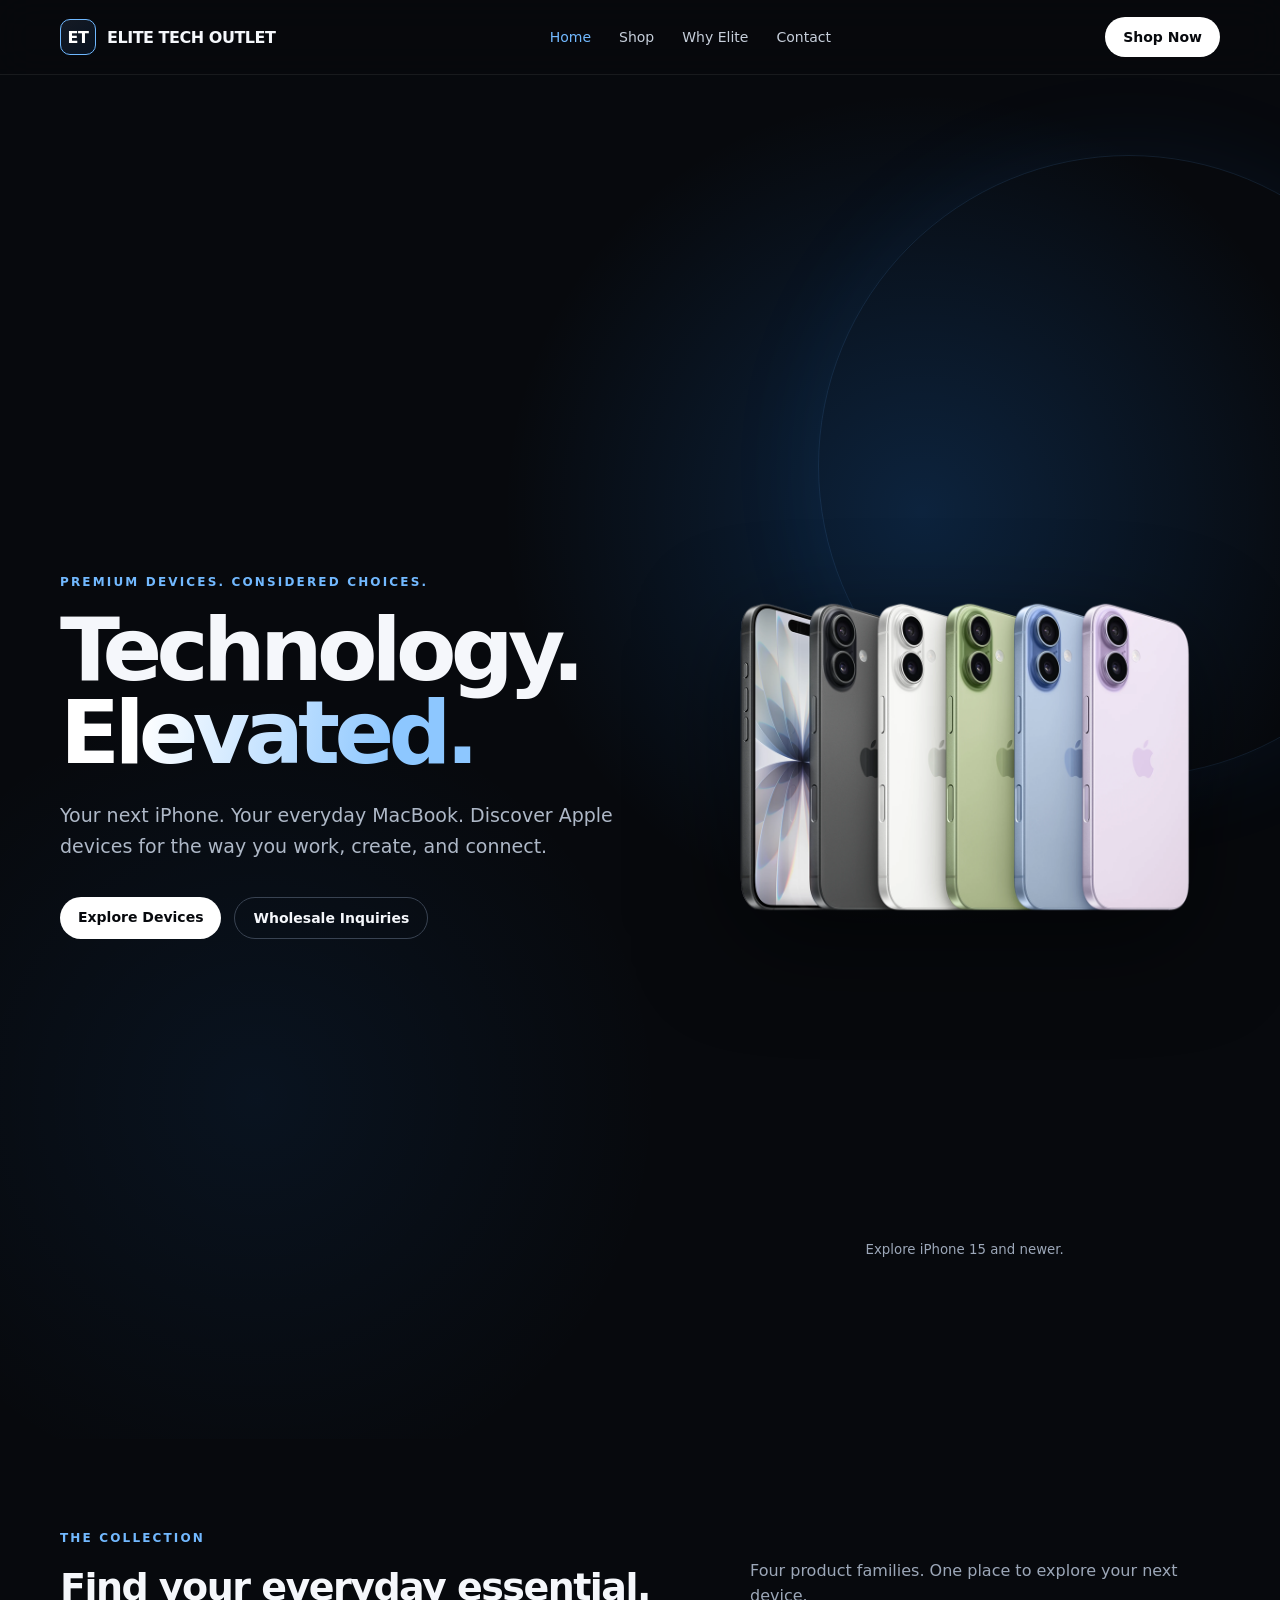
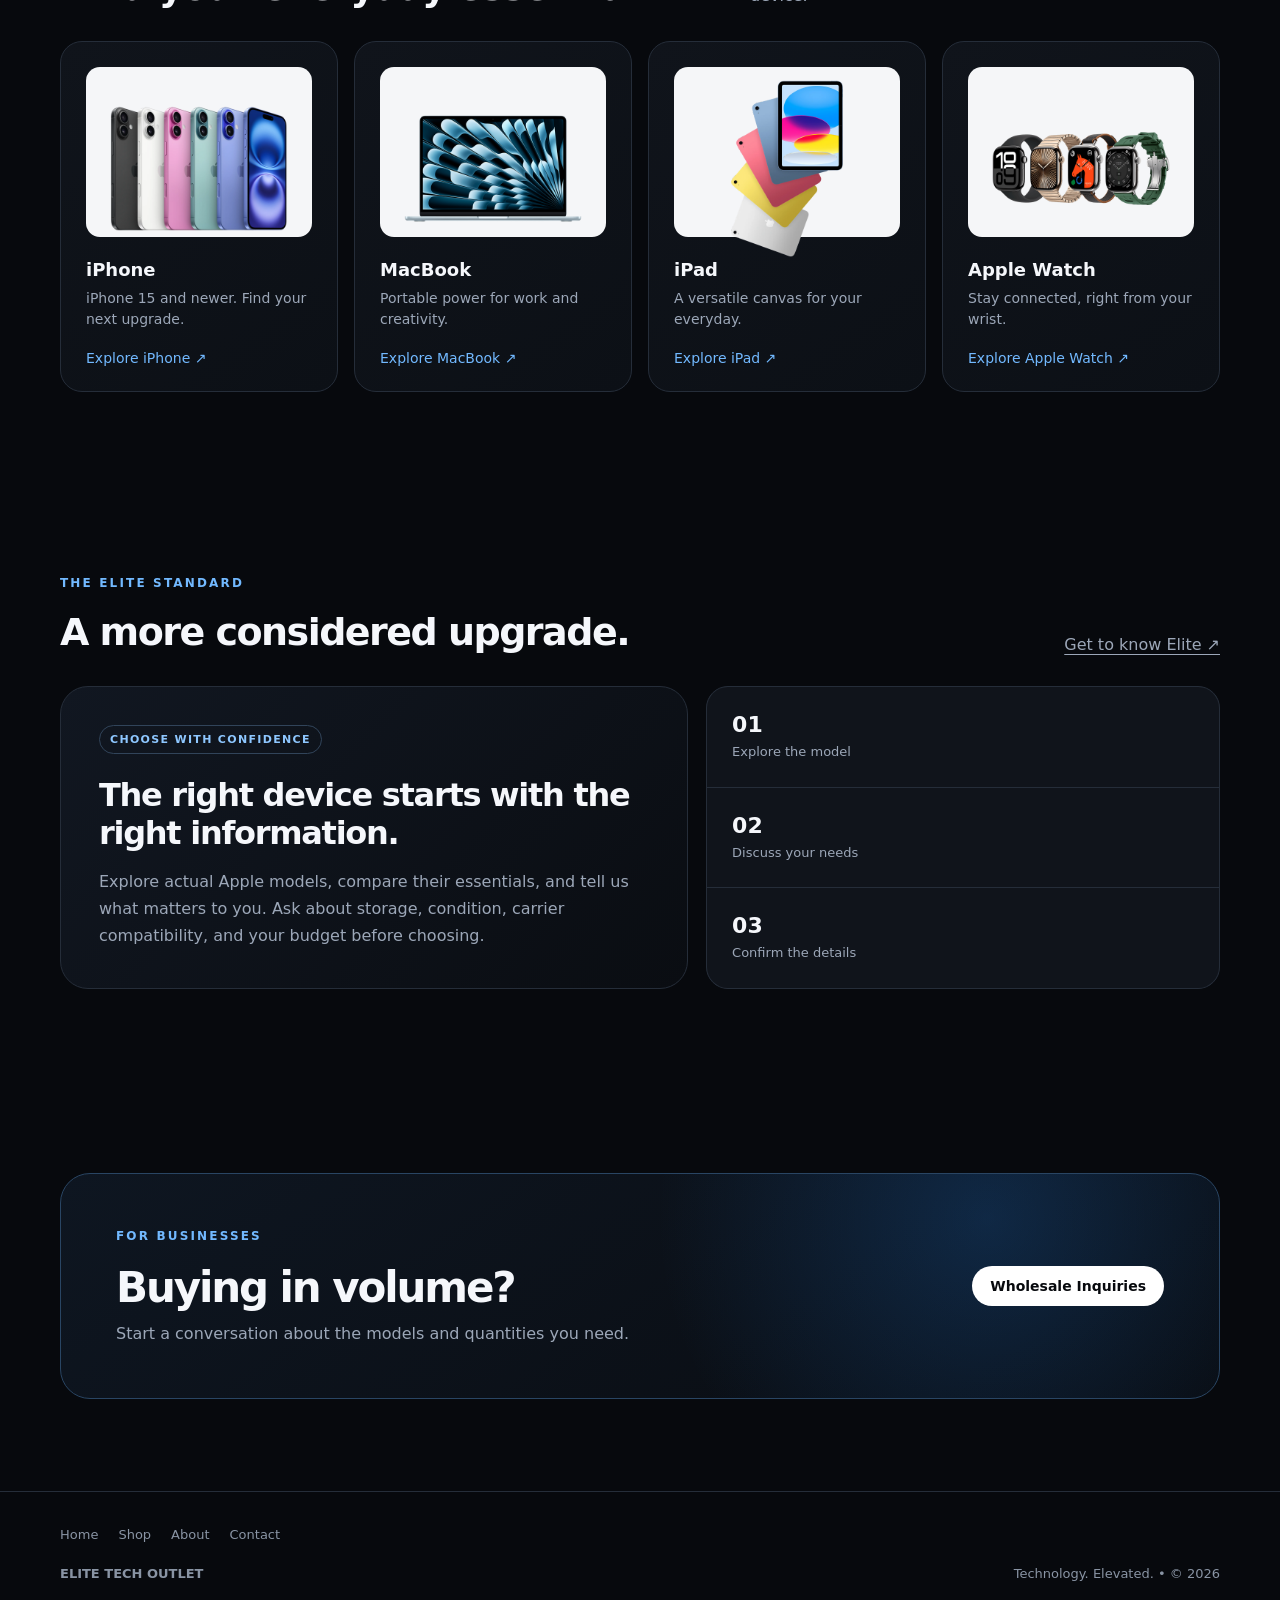
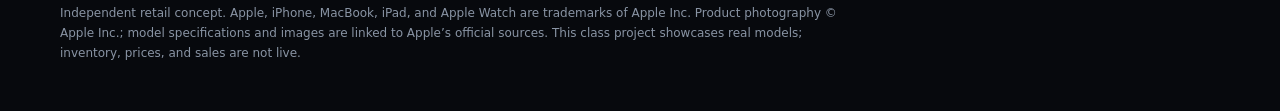
<file: index.html>
<!DOCTYPE html><html lang="en"><head><meta charset="UTF-8"><meta name="viewport" content="width=device-width,initial-scale=1"><title>Technology. Elevated. | Elite Tech Outlet</title><meta name="description" content="Explore iPhone 15 and newer, MacBook, iPad, and Apple Watch at Elite Tech Outlet."><link rel="icon" href="assets/favicon.svg"><link rel="stylesheet" href="styles.css"><script src="script.js" defer></script></head><body><a class="skip" href="#main">Skip to content</a><header><div class="container"><nav aria-label="Main navigation"><a class="brand" href="index.html"><span class="mark">ET</span><span>ELITE TECH OUTLET</span></a><div class="links" id="nav-links"><a href="index.html" aria-current="page">Home</a><a href="products.html">Shop</a><a href="about.html">Why Elite</a><a href="contact.html">Contact</a></div><a class="navbtn" href="products.html">Shop Now</a><button class="menu-toggle" aria-expanded="false" aria-controls="nav-links" aria-label="Toggle navigation">Menu</button></nav></div></header><main id="main"><section class="hero"><div class="container hero-inner"><div><div class="eyebrow">Premium devices. Considered choices.</div><h1>Technology.<br><span class="gradient">Elevated.</span></h1><p class="lead">Your next iPhone. Your everyday MacBook. Discover Apple devices for the way you work, create, and connect.</p><div class="actions"><a class="hero-btn" href="products.html">Explore Devices</a><a class="secondary" href="contact.html?type=wholesale">Wholesale Inquiries</a></div></div><div class="hero-art"><img src="assets/iphone-17.png" alt="iPhone 17 in its available colors" width="1000" height="1000"><small>Explore iPhone 15 and newer.</small></div></div></section><section><div class="container"><div class="section-head"><div><div class="eyebrow">The collection</div><h2>Find your everyday essential.</h2></div><p>Four product families. One place to explore your next device.</p></div><div class="grid"><a class="card" href="products.html?category=iphone"><div class="category-photo"><img src="assets/iphone-16.png" alt="iPhone lineup" loading="lazy"></div><h3>iPhone</h3><p>iPhone 15 and newer. Find your next upgrade.</p><span class="arrow">Explore iPhone ↗</span></a><a class="card" href="products.html?category=macbook"><div class="category-photo"><img src="assets/macbook-air.png" alt="MacBook lineup" loading="lazy"></div><h3>MacBook</h3><p>Portable power for work and creativity.</p><span class="arrow">Explore MacBook ↗</span></a><a class="card" href="products.html?category=ipad"><div class="category-photo"><img src="assets/ipad.png" alt="iPad lineup" loading="lazy"></div><h3>iPad</h3><p>A versatile canvas for your everyday.</p><span class="arrow">Explore iPad ↗</span></a><a class="card" href="products.html?category=watch"><div class="category-photo"><img src="assets/apple-watch.png" alt="Apple Watch lineup" loading="lazy"></div><h3>Apple Watch</h3><p>Stay connected, right from your wrist.</p><span class="arrow">Explore Apple Watch ↗</span></a></div></div></section><section id="why"><div class="container"><div class="section-head"><div><div class="eyebrow">The Elite Standard</div><h2>A more considered upgrade.</h2></div><a class="source" href="about.html">Get to know Elite ↗</a></div><div class="feature"><div class="feature-box"><span class="tag">Choose with confidence</span><h3>The right device starts with the right information.</h3><p>Explore actual Apple models, compare their essentials, and tell us what matters to you. Ask about storage, condition, carrier compatibility, and your budget before choosing.</p></div><div class="stats"><div class="stat"><strong>01</strong><span>Explore the model</span></div><div class="stat"><strong>02</strong><span>Discuss your needs</span></div><div class="stat"><strong>03</strong><span>Confirm the details</span></div></div></div></div></section><section><div class="container"><div class="cta"><div><div class="eyebrow">For businesses</div><h2>Buying in volume?</h2><p>Start a conversation about the models and quantities you need.</p></div><a class="hero-btn" href="contact.html?type=wholesale">Wholesale Inquiries</a></div></div></section></main><footer><div class="container"><div class="footer-links"><a href="index.html">Home</a><a href="products.html">Shop</a><a href="about.html">About</a><a href="contact.html">Contact</a></div><div class="foot"><strong>ELITE TECH OUTLET</strong><span>Technology. Elevated. • © 2026</span></div><p class="legal">Independent retail concept. Apple, iPhone, MacBook, iPad, and Apple Watch are trademarks of Apple Inc. Product photography © Apple Inc.; model specifications and images are linked to Apple’s official sources. This class project showcases real models; inventory, prices, and sales are not live.</p></div></footer></body></html>
</file>
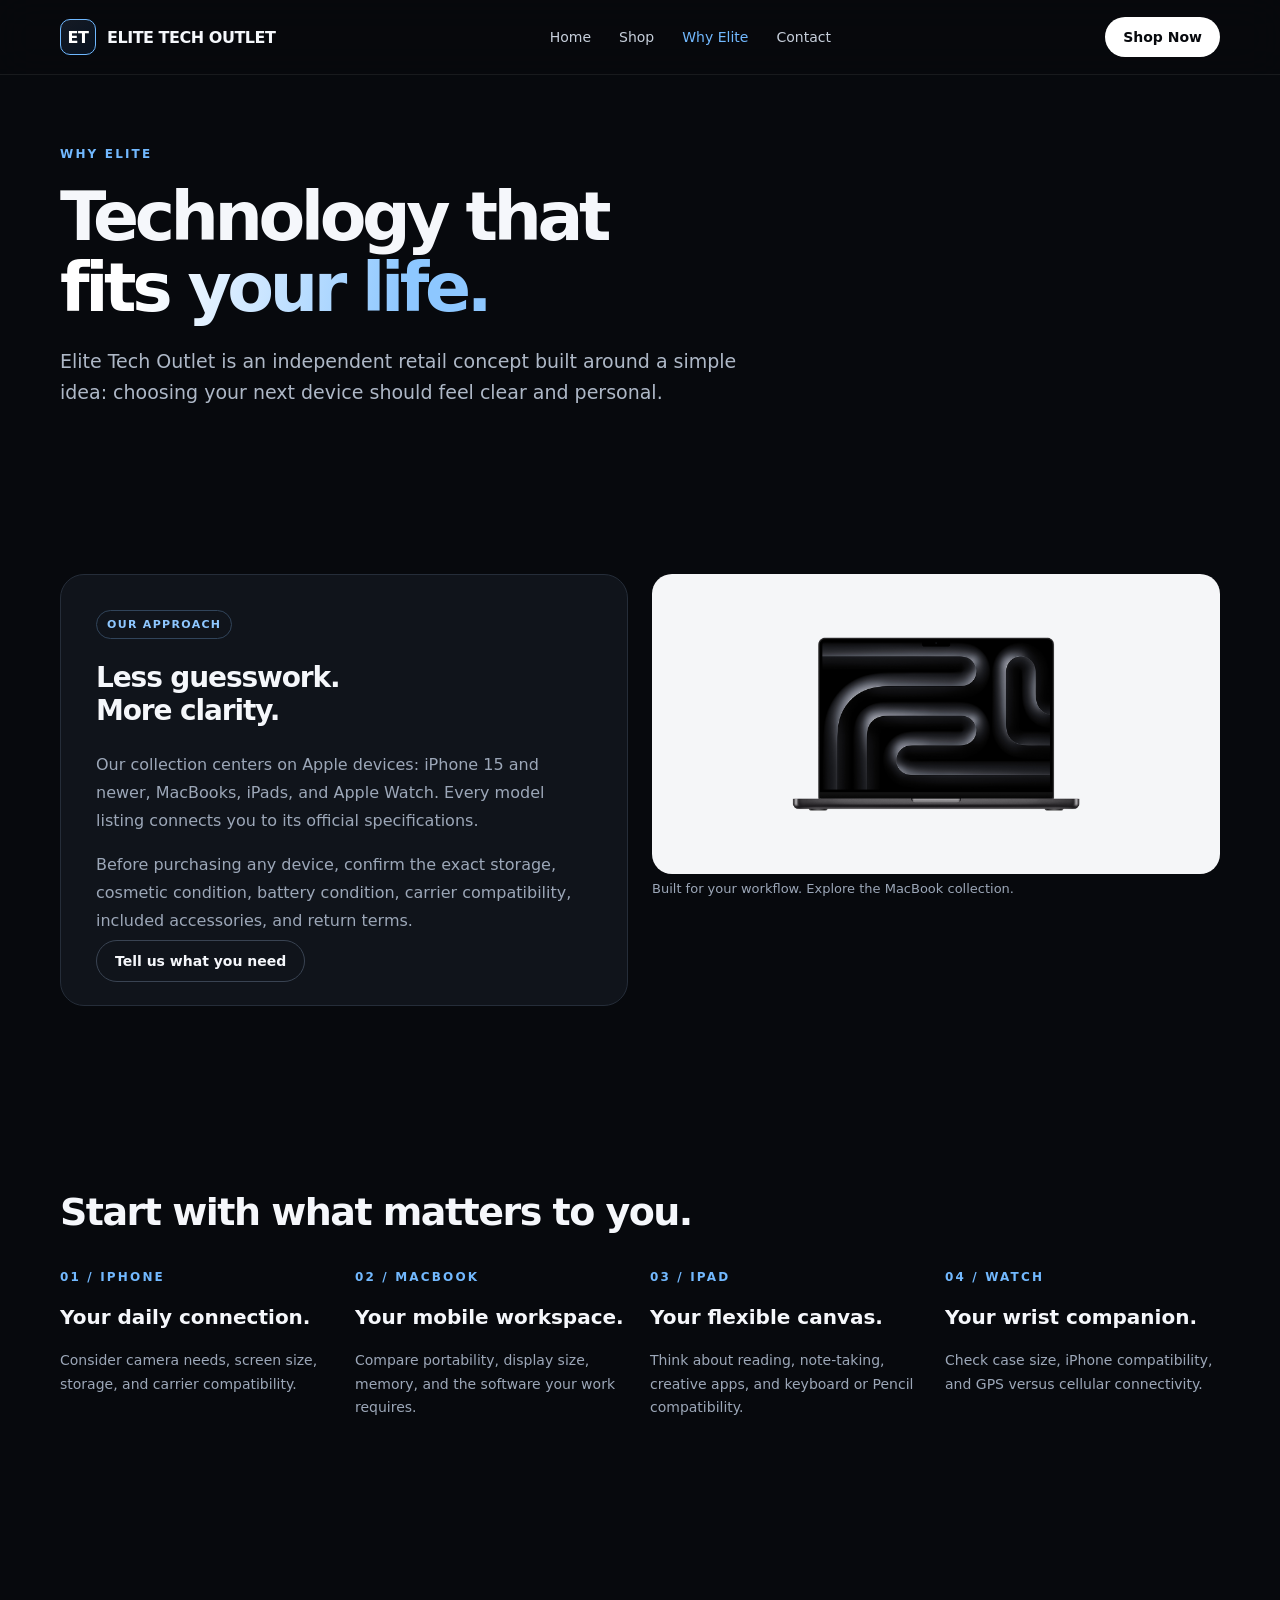
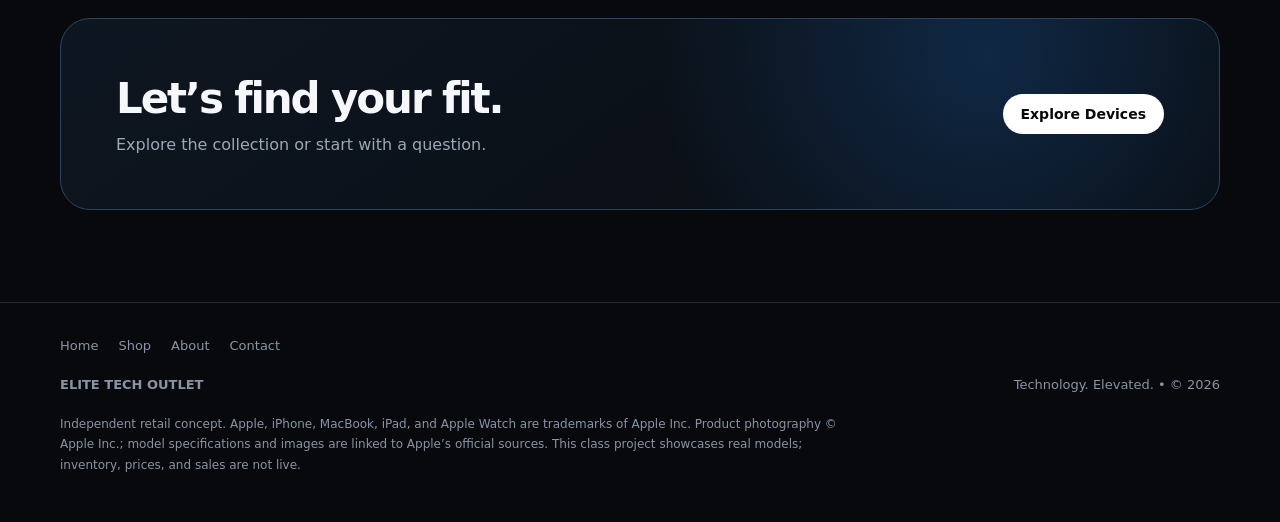
<file: about.html>
<!DOCTYPE html><html lang="en"><head><meta charset="UTF-8"><meta name="viewport" content="width=device-width,initial-scale=1"><title>Why Elite | Elite Tech Outlet</title><meta name="description" content="Explore iPhone 15 and newer, MacBook, iPad, and Apple Watch at Elite Tech Outlet."><link rel="icon" href="assets/favicon.svg"><link rel="stylesheet" href="styles.css"><script src="script.js" defer></script></head><body><a class="skip" href="#main">Skip to content</a><header><div class="container"><nav aria-label="Main navigation"><a class="brand" href="index.html"><span class="mark">ET</span><span>ELITE TECH OUTLET</span></a><div class="links" id="nav-links"><a href="index.html">Home</a><a href="products.html">Shop</a><a href="about.html" aria-current="page">Why Elite</a><a href="contact.html">Contact</a></div><a class="navbtn" href="products.html">Shop Now</a><button class="menu-toggle" aria-expanded="false" aria-controls="nav-links" aria-label="Toggle navigation">Menu</button></nav></div></header><main id="main"><section class="intro"><div class="container"><div class="eyebrow">Why Elite</div><h1>Technology that<br><span class="gradient">fits your life.</span></h1><p class="lead">Elite Tech Outlet is an independent retail concept built around a simple idea: choosing your next device should feel clear and personal.</p></div></section><section><div class="container two-col"><div class="copy-panel"><span class="tag">Our approach</span><h2>Less guesswork.<br>More clarity.</h2><p>Our collection centers on Apple devices: iPhone 15 and newer, MacBooks, iPads, and Apple Watch. Every model listing connects you to its official specifications.</p><p>Before purchasing any device, confirm the exact storage, cosmetic condition, battery condition, carrier compatibility, included accessories, and return terms.</p><a class="secondary" href="contact.html">Tell us what you need</a></div><div><img src="assets/macbook-pro.png" alt="MacBook Pro 14-inch M4" class="editorial-image" loading="lazy"><p class="catalog-note">Built for your workflow. Explore the MacBook collection.</p></div></div></section><section><div class="container"><div class="section-head"><h2>Start with what matters to you.</h2></div><div class="guide"><div><span class="eyebrow">01 / iPhone</span><h3>Your daily connection.</h3><p>Consider camera needs, screen size, storage, and carrier compatibility.</p></div><div><span class="eyebrow">02 / MacBook</span><h3>Your mobile workspace.</h3><p>Compare portability, display size, memory, and the software your work requires.</p></div><div><span class="eyebrow">03 / iPad</span><h3>Your flexible canvas.</h3><p>Think about reading, note-taking, creative apps, and keyboard or Pencil compatibility.</p></div><div><span class="eyebrow">04 / Watch</span><h3>Your wrist companion.</h3><p>Check case size, iPhone compatibility, and GPS versus cellular connectivity.</p></div></div></div></section><section><div class="container"><div class="cta"><div><h2>Let’s find your fit.</h2><p>Explore the collection or start with a question.</p></div><a class="hero-btn" href="products.html">Explore Devices</a></div></div></section></main><footer><div class="container"><div class="footer-links"><a href="index.html">Home</a><a href="products.html">Shop</a><a href="about.html">About</a><a href="contact.html">Contact</a></div><div class="foot"><strong>ELITE TECH OUTLET</strong><span>Technology. Elevated. • © 2026</span></div><p class="legal">Independent retail concept. Apple, iPhone, MacBook, iPad, and Apple Watch are trademarks of Apple Inc. Product photography © Apple Inc.; model specifications and images are linked to Apple’s official sources. This class project showcases real models; inventory, prices, and sales are not live.</p></div></footer></body></html>
</file>
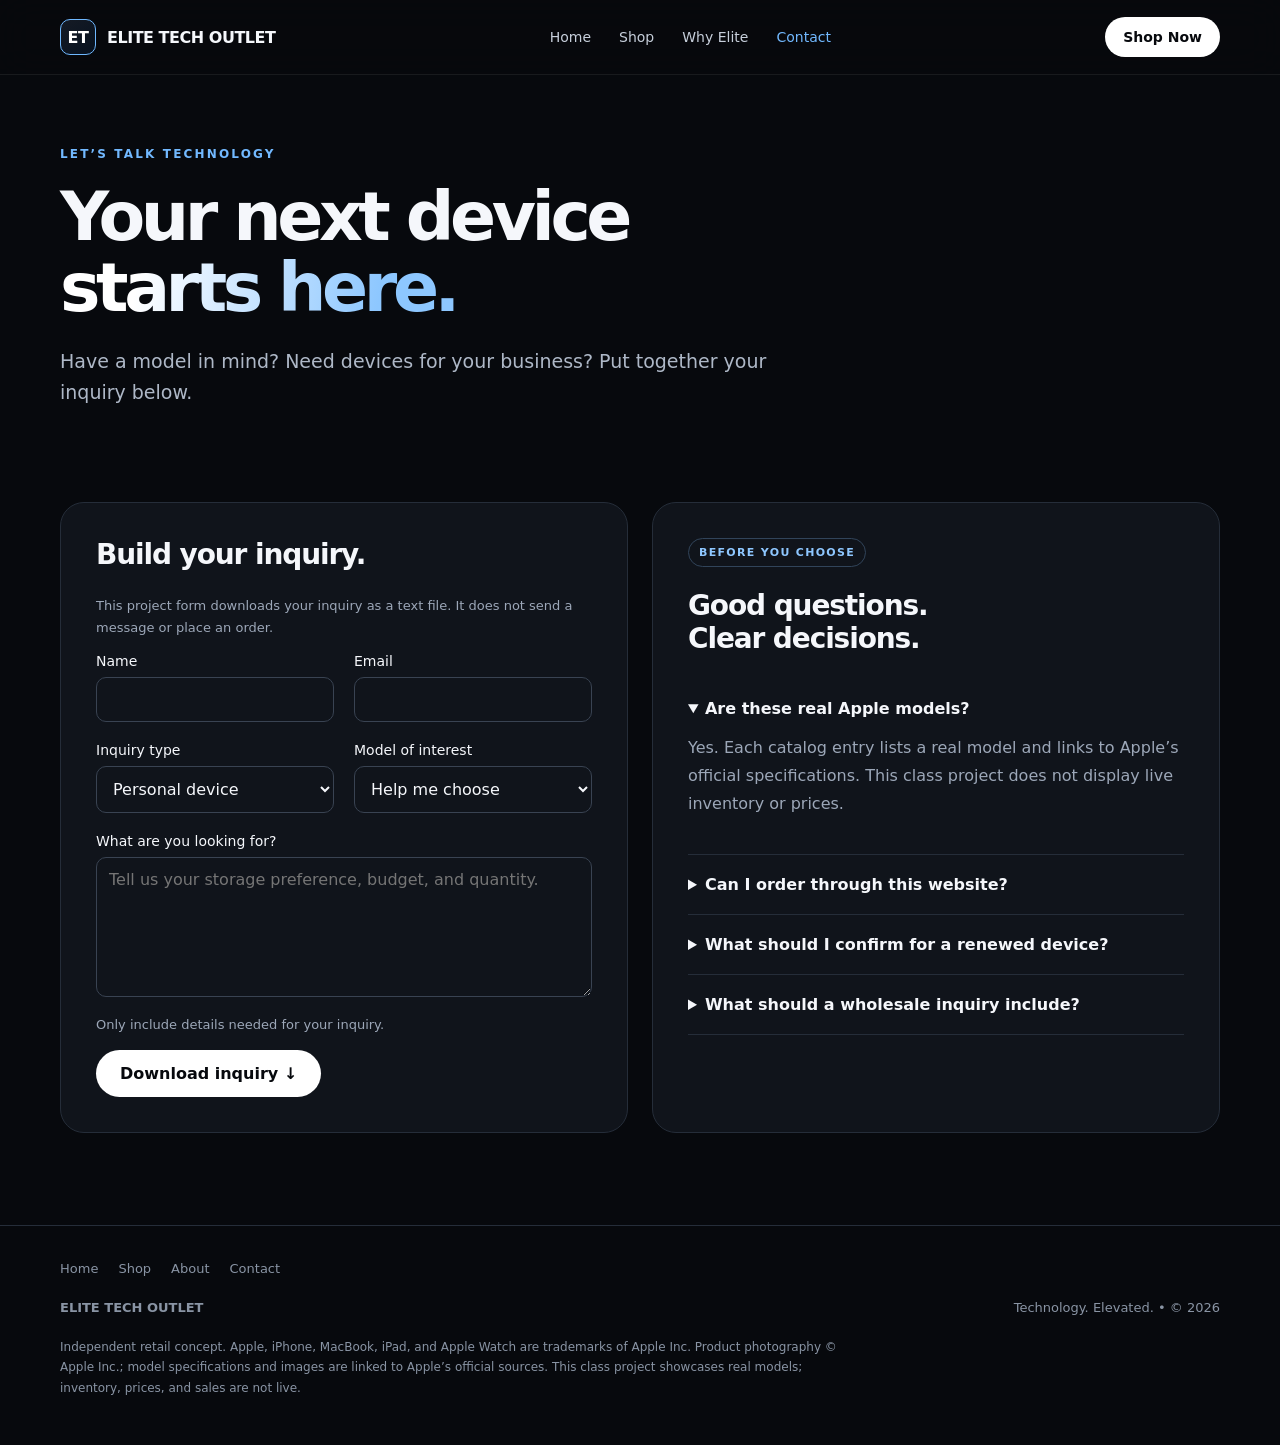
<file: contact.html>
<!DOCTYPE html><html lang="en"><head><meta charset="UTF-8"><meta name="viewport" content="width=device-width,initial-scale=1"><title>Contact | Elite Tech Outlet</title><meta name="description" content="Explore iPhone 15 and newer, MacBook, iPad, and Apple Watch at Elite Tech Outlet."><link rel="icon" href="assets/favicon.svg"><link rel="stylesheet" href="styles.css"><script src="script.js" defer></script></head><body><a class="skip" href="#main">Skip to content</a><header><div class="container"><nav aria-label="Main navigation"><a class="brand" href="index.html"><span class="mark">ET</span><span>ELITE TECH OUTLET</span></a><div class="links" id="nav-links"><a href="index.html">Home</a><a href="products.html">Shop</a><a href="about.html">Why Elite</a><a href="contact.html" aria-current="page">Contact</a></div><a class="navbtn" href="products.html">Shop Now</a><button class="menu-toggle" aria-expanded="false" aria-controls="nav-links" aria-label="Toggle navigation">Menu</button></nav></div></header><main id="main"><section class="intro"><div class="container"><div class="eyebrow">Let’s talk technology</div><h1>Your next device<br><span class="gradient">starts here.</span></h1><p class="lead">Have a model in mind? Need devices for your business? Put together your inquiry below.</p></div></section><section style="padding-top:20px"><div class="container two-col"><div class="copy-panel"><h2>Build your inquiry.</h2><p class="form-note">This project form downloads your inquiry as a text file. It does not send a message or place an order.</p><form id="inquiry"><div class="form-grid"><div class="field"><label for="name">Name</label><input id="name" name="name" required maxlength="100" autocomplete="name"></div><div class="field"><label for="email">Email</label><input id="email" name="email" type="email" required maxlength="150" autocomplete="email"></div><div class="field"><label for="type">Inquiry type</label><select id="type" name="type"><option value="personal">Personal device</option><option value="wholesale">Wholesale / business</option></select></div><div class="field"><label for="model">Model of interest</label><select id="model" name="model"><option value="unsure">Help me choose</option><option value="iphone-15">iPhone 15</option><option value="iphone-16">iPhone 16</option><option value="iphone-16-pro">iPhone 16 Pro</option><option value="iphone-17">iPhone 17</option><option value="macbook-air">MacBook Air 15-inch (M4)</option><option value="macbook-pro">MacBook Pro 14-inch (M4)</option><option value="ipad">iPad (A16)</option><option value="ipad-mini">iPad mini (A17 Pro)</option><option value="apple-watch">Apple Watch Series 10</option></select></div><div class="field full"><label for="message">What are you looking for?</label><textarea id="message" name="message" required maxlength="2000" placeholder="Tell us your storage preference, budget, and quantity."></textarea></div></div><p class="form-note">Only include details needed for your inquiry.</p><button class="submit" type="submit">Download inquiry ↓</button><p id="form-status" class="status" role="status"></p></form></div><div class="copy-panel"><span class="tag">Before you choose</span><h2>Good questions.<br>Clear decisions.</h2><details open><summary>Are these real Apple models?</summary><p>Yes. Each catalog entry lists a real model and links to Apple’s official specifications. This class project does not display live inventory or prices.</p></details><details><summary>Can I order through this website?</summary><p>This website is an inquiry-based class project. It has no checkout, payment processing, or order fulfillment.</p></details><details><summary>What should I confirm for a renewed device?</summary><p>Ask about battery condition, cosmetic grade, carrier status, storage, included accessories, and return or warranty terms. These details vary by device and seller.</p></details><details><summary>What should a wholesale inquiry include?</summary><p>Include model names, quantities, preferred storage, acceptable condition, and timing. Confirm availability and written terms before committing to a purchase.</p></details></div></div></section></main><footer><div class="container"><div class="footer-links"><a href="index.html">Home</a><a href="products.html">Shop</a><a href="about.html">About</a><a href="contact.html">Contact</a></div><div class="foot"><strong>ELITE TECH OUTLET</strong><span>Technology. Elevated. • © 2026</span></div><p class="legal">Independent retail concept. Apple, iPhone, MacBook, iPad, and Apple Watch are trademarks of Apple Inc. Product photography © Apple Inc.; model specifications and images are linked to Apple’s official sources. This class project showcases real models; inventory, prices, and sales are not live.</p></div></footer></body></html>
</file>
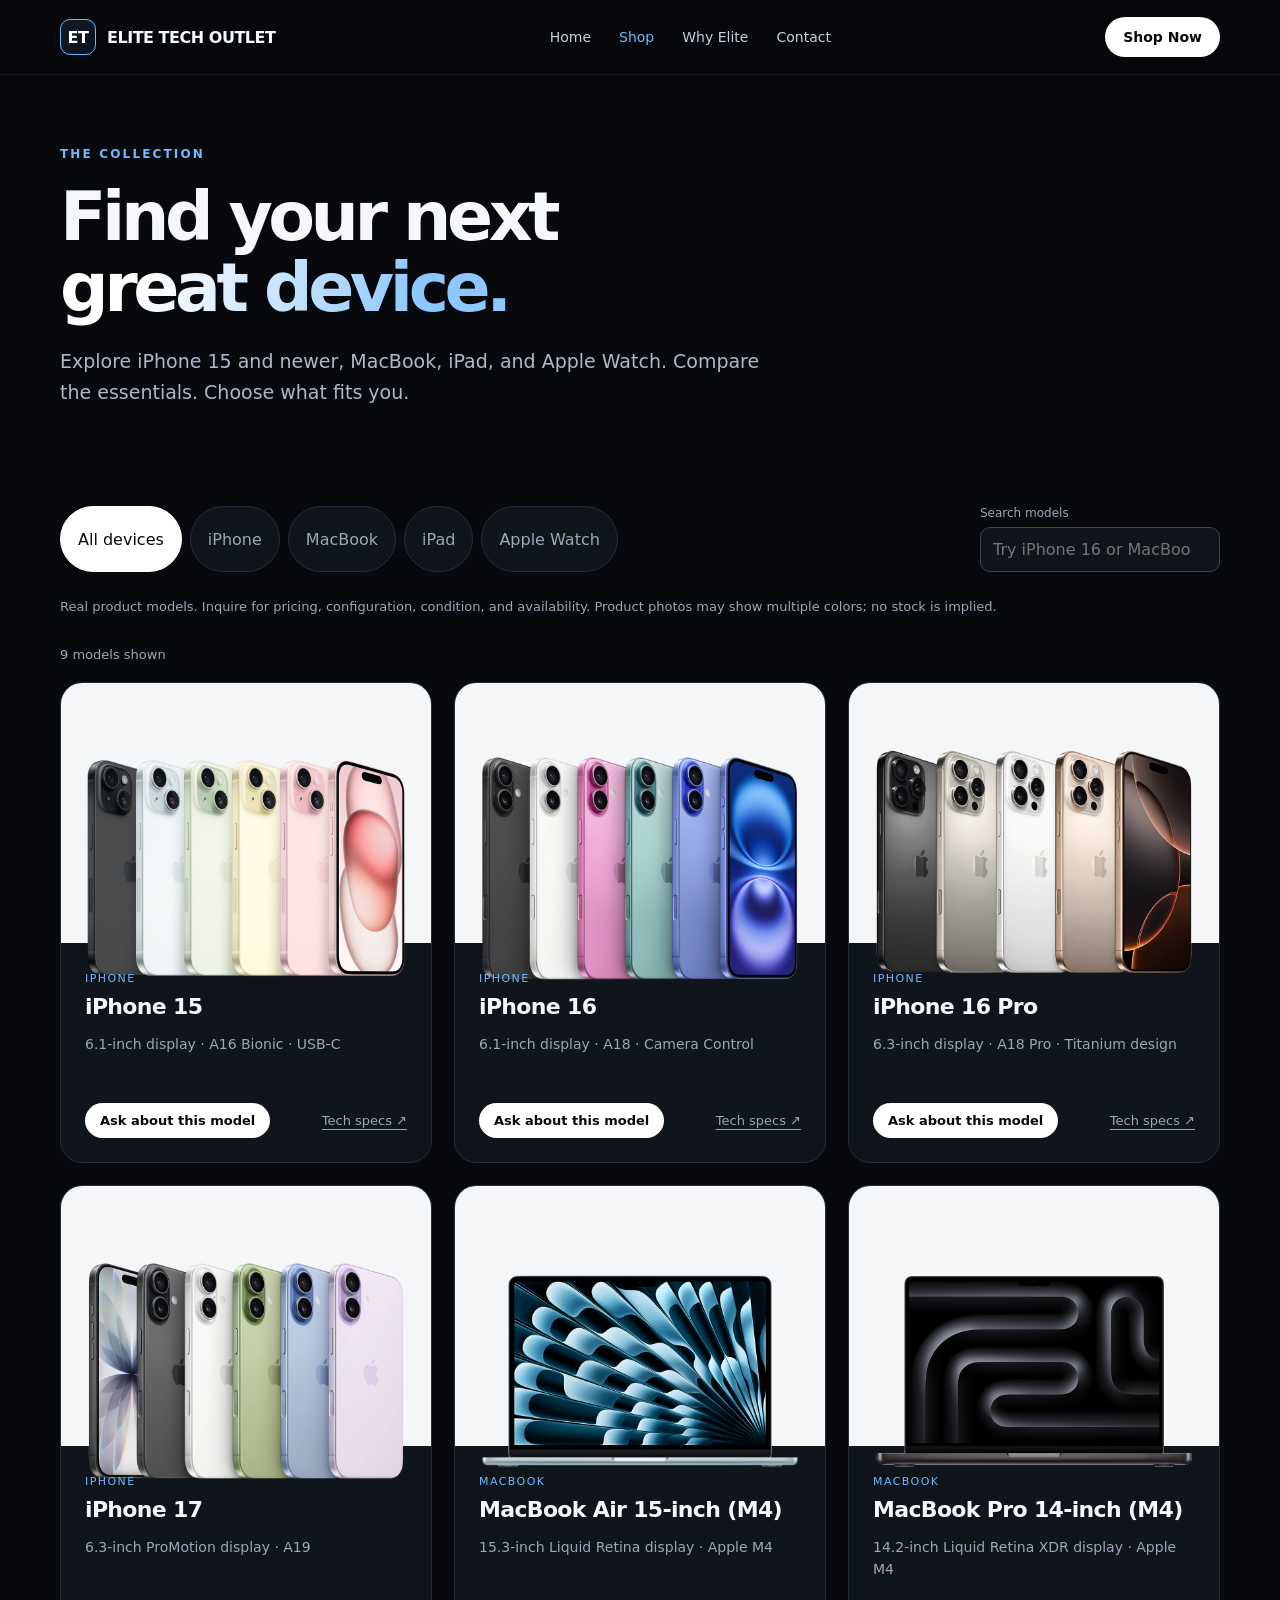
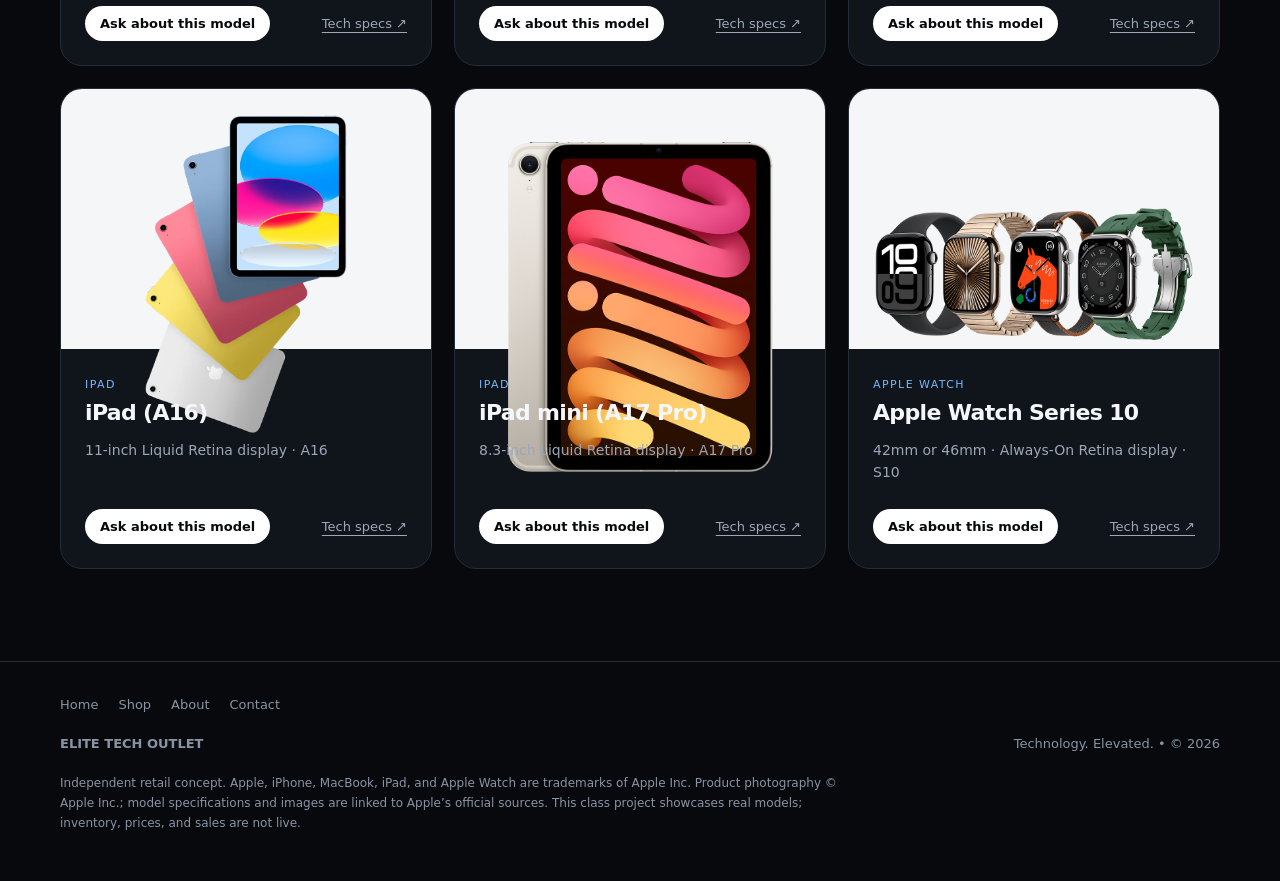
<file: products.html>
<!DOCTYPE html><html lang="en"><head><meta charset="UTF-8"><meta name="viewport" content="width=device-width,initial-scale=1"><title>Explore Devices | Elite Tech Outlet</title><meta name="description" content="Explore iPhone 15 and newer, MacBook, iPad, and Apple Watch at Elite Tech Outlet."><link rel="icon" href="assets/favicon.svg"><link rel="stylesheet" href="styles.css"><script src="script.js" defer></script></head><body><a class="skip" href="#main">Skip to content</a><header><div class="container"><nav aria-label="Main navigation"><a class="brand" href="index.html"><span class="mark">ET</span><span>ELITE TECH OUTLET</span></a><div class="links" id="nav-links"><a href="index.html">Home</a><a href="products.html" aria-current="page">Shop</a><a href="about.html">Why Elite</a><a href="contact.html">Contact</a></div><a class="navbtn" href="products.html">Shop Now</a><button class="menu-toggle" aria-expanded="false" aria-controls="nav-links" aria-label="Toggle navigation">Menu</button></nav></div></header><main id="main"><section class="intro"><div class="container"><div class="eyebrow">The collection</div><h1>Find your next<br><span class="gradient">great device.</span></h1><p class="lead">Explore iPhone 15 and newer, MacBook, iPad, and Apple Watch. Compare the essentials. Choose what fits you.</p></div></section><section class="catalog"><div class="container"><div class="filterbar"><div class="filters" role="group" aria-label="Filter by product family"><button class="filter" data-filter="all" aria-pressed="true">All devices</button><button class="filter" data-filter="iphone" aria-pressed="false">iPhone</button><button class="filter" data-filter="macbook" aria-pressed="false">MacBook</button><button class="filter" data-filter="ipad" aria-pressed="false">iPad</button><button class="filter" data-filter="watch" aria-pressed="false">Apple Watch</button></div><div class="searchbox"><label for="search">Search models</label><input id="search" type="search" placeholder="Try iPhone 16 or MacBook"></div></div><p class="catalog-note">Real product models. Inquire for pricing, configuration, condition, and availability. Product photos may show multiple colors; no stock is implied.</p><p id="result-count" class="result-count" aria-live="polite"></p><div class="product-grid"><article class="product" data-category="iphone" data-name="iphone 15"><div class="product-image"><img src="assets/iphone-15.png" alt="iPhone 15 product lineup" loading="lazy" width="1000" height="1000"></div><div class="product-copy"><span class="product-category">iPhone</span><h2>iPhone 15</h2><p class="spec">6.1-inch display · A16 Bionic · USB-C</p><div class="product-bottom"><a class="quote" href="contact.html?model=iphone-15">Ask about this model</a><a class="source" href="https://support.apple.com/en-us/111831" target="_blank" rel="noopener">Tech specs ↗</a></div></div></article><article class="product" data-category="iphone" data-name="iphone 16"><div class="product-image"><img src="assets/iphone-16.png" alt="iPhone 16 product lineup" loading="lazy" width="1000" height="1000"></div><div class="product-copy"><span class="product-category">iPhone</span><h2>iPhone 16</h2><p class="spec">6.1-inch display · A18 · Camera Control</p><div class="product-bottom"><a class="quote" href="contact.html?model=iphone-16">Ask about this model</a><a class="source" href="https://support.apple.com/en-us/121029" target="_blank" rel="noopener">Tech specs ↗</a></div></div></article><article class="product" data-category="iphone" data-name="iphone 16 pro"><div class="product-image"><img src="assets/iphone-16-pro.png" alt="iPhone 16 Pro product lineup" loading="lazy" width="1000" height="1000"></div><div class="product-copy"><span class="product-category">iPhone</span><h2>iPhone 16 Pro</h2><p class="spec">6.3-inch display · A18 Pro · Titanium design</p><div class="product-bottom"><a class="quote" href="contact.html?model=iphone-16-pro">Ask about this model</a><a class="source" href="https://support.apple.com/en-us/121031" target="_blank" rel="noopener">Tech specs ↗</a></div></div></article><article class="product" data-category="iphone" data-name="iphone 17"><div class="product-image"><img src="assets/iphone-17.png" alt="iPhone 17 product lineup" loading="lazy" width="1000" height="1000"></div><div class="product-copy"><span class="product-category">iPhone</span><h2>iPhone 17</h2><p class="spec">6.3-inch ProMotion display · A19</p><div class="product-bottom"><a class="quote" href="contact.html?model=iphone-17">Ask about this model</a><a class="source" href="https://support.apple.com/en-us/125089" target="_blank" rel="noopener">Tech specs ↗</a></div></div></article><article class="product" data-category="macbook" data-name="macbook air 15-inch (m4)"><div class="product-image"><img src="assets/macbook-air.png" alt="MacBook Air 15-inch (M4) product lineup" loading="lazy" width="1000" height="1000"></div><div class="product-copy"><span class="product-category">MacBook</span><h2>MacBook Air 15-inch (M4)</h2><p class="spec">15.3-inch Liquid Retina display · Apple M4</p><div class="product-bottom"><a class="quote" href="contact.html?model=macbook-air">Ask about this model</a><a class="source" href="https://support.apple.com/en-us/122210" target="_blank" rel="noopener">Tech specs ↗</a></div></div></article><article class="product" data-category="macbook" data-name="macbook pro 14-inch (m4)"><div class="product-image"><img src="assets/macbook-pro.png" alt="MacBook Pro 14-inch (M4) product lineup" loading="lazy" width="1000" height="1000"></div><div class="product-copy"><span class="product-category">MacBook</span><h2>MacBook Pro 14-inch (M4)</h2><p class="spec">14.2-inch Liquid Retina XDR display · Apple M4</p><div class="product-bottom"><a class="quote" href="contact.html?model=macbook-pro">Ask about this model</a><a class="source" href="https://support.apple.com/en-us/121552" target="_blank" rel="noopener">Tech specs ↗</a></div></div></article><article class="product" data-category="ipad" data-name="ipad (a16)"><div class="product-image"><img src="assets/ipad.png" alt="iPad (A16) product lineup" loading="lazy" width="1000" height="1000"></div><div class="product-copy"><span class="product-category">iPad</span><h2>iPad (A16)</h2><p class="spec">11-inch Liquid Retina display · A16</p><div class="product-bottom"><a class="quote" href="contact.html?model=ipad">Ask about this model</a><a class="source" href="https://support.apple.com/en-us/122240" target="_blank" rel="noopener">Tech specs ↗</a></div></div></article><article class="product" data-category="ipad" data-name="ipad mini (a17 pro)"><div class="product-image"><img src="assets/ipad-mini.png" alt="iPad mini (A17 Pro) product lineup" loading="lazy" width="1000" height="1000"></div><div class="product-copy"><span class="product-category">iPad</span><h2>iPad mini (A17 Pro)</h2><p class="spec">8.3-inch Liquid Retina display · A17 Pro</p><div class="product-bottom"><a class="quote" href="contact.html?model=ipad-mini">Ask about this model</a><a class="source" href="https://support.apple.com/en-us/121456" target="_blank" rel="noopener">Tech specs ↗</a></div></div></article><article class="product" data-category="watch" data-name="apple watch series 10"><div class="product-image"><img src="assets/apple-watch.png" alt="Apple Watch Series 10 product lineup" loading="lazy" width="1000" height="1000"></div><div class="product-copy"><span class="product-category">Apple Watch</span><h2>Apple Watch Series 10</h2><p class="spec">42mm or 46mm · Always-On Retina display · S10</p><div class="product-bottom"><a class="quote" href="contact.html?model=apple-watch">Ask about this model</a><a class="source" href="https://support.apple.com/en-us/121202" target="_blank" rel="noopener">Tech specs ↗</a></div></div></article></div><div class="empty" id="empty" hidden><h2>No matching devices</h2><p>Try a different model name or category.</p><button class="filter" id="reset">Clear filters</button></div></div></section></main><footer><div class="container"><div class="footer-links"><a href="index.html">Home</a><a href="products.html">Shop</a><a href="about.html">About</a><a href="contact.html">Contact</a></div><div class="foot"><strong>ELITE TECH OUTLET</strong><span>Technology. Elevated. • © 2026</span></div><p class="legal">Independent retail concept. Apple, iPhone, MacBook, iPad, and Apple Watch are trademarks of Apple Inc. Product photography © Apple Inc.; model specifications and images are linked to Apple’s official sources. This class project showcases real models; inventory, prices, and sales are not live.</p></div></footer></body></html>
</file>
<file: styles.css>
:root{--bg:#07090d;--panel:#10141b;--panel2:#151a23;--text:#f5f7fb;--muted:#9ca7b8;--blue:#238cff;--line:#252d39}
    *{box-sizing:border-box}html{scroll-behavior:smooth}body{margin:0;background:var(--bg);color:var(--text);font-family:Inter,ui-sans-serif,system-ui,-apple-system,BlinkMacSystemFont,"Segoe UI",sans-serif}
    a{text-decoration:none;color:inherit}.container{width:min(1160px,92%);margin:auto}
    header{position:sticky;top:0;z-index:20;background:rgba(7,9,13,.86);backdrop-filter:blur(18px);border-bottom:1px solid rgba(255,255,255,.07)}
    nav{height:74px;display:flex;align-items:center;justify-content:space-between}.brand{display:flex;align-items:center;gap:11px;font-weight:800;letter-spacing:-.03em}.mark{width:36px;height:36px;border:1px solid #6fb8ff;border-radius:10px;display:grid;place-items:center;color:#fff;background:linear-gradient(145deg,#151b25,#07111f);font-weight:900}
    .links{display:flex;gap:28px;color:#c7cfdb;font-size:14px}.links a:hover{color:#fff}.navbtn,.hero-btn{background:#fff;color:#07090d;padding:12px 18px;border-radius:999px;font-weight:750;font-size:14px}
    .hero{min-height:690px;display:grid;place-items:center;position:relative;overflow:hidden;background:radial-gradient(circle at 72% 32%,rgba(35,140,255,.20),transparent 32%),radial-gradient(circle at 20% 75%,rgba(35,140,255,.08),transparent 28%)}
    .hero:after{content:"";position:absolute;width:620px;height:620px;border:1px solid rgba(95,166,255,.13);border-radius:50%;right:-160px;top:80px;box-shadow:0 0 100px rgba(35,140,255,.08)}
    .hero-inner{position:relative;z-index:2;padding:90px 0}.eyebrow{color:#72b9ff;text-transform:uppercase;letter-spacing:.18em;font-size:12px;font-weight:800;margin-bottom:20px}
    h1{font-size:clamp(48px,8vw,88px);line-height:.94;letter-spacing:-.065em;max-width:850px;margin:0 0 25px}
    .gradient{background:linear-gradient(100deg,#fff 20%,#8dc7ff 80%);-webkit-background-clip:text;background-clip:text;color:transparent}
    .lead{max-width:610px;color:#aeb8c7;font-size:19px;line-height:1.65;margin-bottom:34px}.actions{display:flex;gap:13px;flex-wrap:wrap}.secondary{padding:12px 18px;border:1px solid #394352;border-radius:999px;font-weight:700;font-size:14px}
    section{padding:92px 0}.section-head{display:flex;align-items:end;justify-content:space-between;gap:20px;margin-bottom:32px}.section-head h2{font-size:38px;letter-spacing:-.04em;margin:0}.section-head p{color:var(--muted);max-width:470px;line-height:1.6;margin:0}
    .grid{display:grid;grid-template-columns:repeat(4,1fr);gap:16px}.card{background:linear-gradient(145deg,var(--panel),#0c1016);border:1px solid var(--line);border-radius:22px;padding:25px;min-height:180px;transition:.25s}.card:hover{transform:translateY(-4px);border-color:#405268}
    .icon{font-size:25px;margin-bottom:35px}.card h3{margin:0 0 8px;font-size:18px}.card p{margin:0;color:var(--muted);font-size:14px;line-height:1.5}
    .feature{display:grid;grid-template-columns:1.1fr .9fr;gap:18px}.feature-box{border:1px solid var(--line);border-radius:28px;padding:40px;background:linear-gradient(135deg,#111721,#0a0d12)}.feature-box h3{font-size:32px;letter-spacing:-.04em;margin:0 0 14px}.feature-box p{color:var(--muted);line-height:1.7}.tag{display:inline-block;padding:7px 10px;border:1px solid #31445a;border-radius:999px;color:#8ec7ff;font-size:11px;font-weight:800;text-transform:uppercase;letter-spacing:.12em;margin-bottom:22px}
    .stats{display:grid;grid-template-columns:repeat(3,1fr);gap:1px;background:var(--line);border:1px solid var(--line);border-radius:22px;overflow:hidden}.stat{background:var(--panel);padding:28px}.stat strong{font-size:28px}.stat span{display:block;color:var(--muted);font-size:13px;margin-top:7px}
    .cta{border:1px solid #294563;border-radius:30px;padding:55px;background:radial-gradient(circle at 80% 20%,rgba(35,140,255,.2),transparent 35%),linear-gradient(145deg,#0e1621,#090c11);display:flex;align-items:center;justify-content:space-between;gap:30px}.cta h2{font-size:42px;letter-spacing:-.05em;margin:0 0 12px}.cta p{color:var(--muted);margin:0}
    footer{border-top:1px solid var(--line);padding:35px 0;color:#8994a4;font-size:13px}.foot{display:flex;justify-content:space-between;gap:20px}
    @media(max-width:850px){.links{display:none}.grid{grid-template-columns:1fr 1fr}.feature{grid-template-columns:1fr}.cta{display:block}.cta .hero-btn{display:inline-block;margin-top:25px}}
    @media(max-width:560px){.grid,.stats{grid-template-columns:1fr}.hero{min-height:620px}section{padding:70px 0}.section-head{display:block}.section-head p{margin-top:12px}.cta h2{font-size:34px}.foot{display:block}.foot span{display:block;margin-top:10px}}
  
button,input,select,textarea{font:inherit}button{cursor:pointer}a:focus-visible,button:focus-visible,input:focus-visible,select:focus-visible,textarea:focus-visible{outline:3px solid #72b9ff;outline-offset:5px}.skip{position:absolute;left:15px;top:-100px;background:#fff;color:#000;padding:12px;z-index:99}.skip:focus{top:10px}.navbtn{border:0}.menu-toggle{display:none;background:none;color:white;border:1px solid var(--line);border-radius:8px;padding:8px 12px}.links a[aria-current=page]{color:#72b9ff}.hero-inner{display:grid;grid-template-columns:1.1fr .9fr;align-items:center;gap:25px}.hero-art{position:relative;display:grid;place-items:center;min-height:400px}.hero-art img{width:100%;max-width:470px;filter:drop-shadow(0 30px 50px #0008)}.hero-art small{position:absolute;bottom:0;color:var(--muted)}.hero h1{font-size:clamp(50px,7vw,88px)}.category-photo{height:170px;display:grid;place-items:center;background:#f5f6f8;border-radius:14px;margin-bottom:22px}.category-photo img{width:90%;height:90%;object-fit:contain}.card{display:block}.arrow{display:block;color:#72b9ff;margin-top:20px;font-size:14px}.intro{padding:72px 0 40px}.intro h1{font-size:clamp(44px,6vw,68px);line-height:1.05;margin-bottom:22px}.intro .lead{max-width:720px}.catalog{padding-top:24px}.filterbar{display:flex;justify-content:space-between;gap:20px;flex-wrap:wrap;margin-bottom:24px}.filters{display:flex;gap:8px;flex-wrap:wrap}.filter{border:1px solid var(--line);border-radius:999px;padding:10px 17px;background:var(--panel);color:var(--muted)}.filter[aria-pressed=true]{background:#fff;color:#07090d;border-color:#fff}.searchbox label{display:block;font-size:12px;margin-bottom:7px;color:var(--muted)}input,select,textarea{background:#10141b;border:1px solid #394352;border-radius:10px;padding:12px;color:#f5f7fb;width:100%}.searchbox input{min-width:240px}.product-grid{display:grid;grid-template-columns:repeat(3,1fr);gap:22px}.product{border:1px solid var(--line);border-radius:22px;overflow:hidden;background:var(--panel)}.product[hidden]{display:none}.product-image{height:260px;background:#f5f6f8;display:grid;place-items:center;padding:20px}.product-image img{height:100%;width:100%;object-fit:contain}.product-copy{padding:24px}.product h2{font-size:22px;letter-spacing:-.03em;margin:8px 0 12px}.product .spec{color:var(--muted);line-height:1.6;min-height:48px;font-size:14px}.product-category{font-size:11px;color:#72b9ff;text-transform:uppercase;letter-spacing:.13em}.product-bottom{display:flex;align-items:center;justify-content:space-between;gap:8px;margin-top:22px}.product-bottom a{font-size:13px}.quote{background:#fff;color:#07090d;padding:10px 15px;border-radius:999px;font-weight:750}.source{color:#9ca7b8;text-decoration:underline;text-underline-offset:4px}.catalog-note{color:var(--muted);font-size:13px;line-height:1.7;margin:0 0 28px}.result-count{color:var(--muted);font-size:13px;margin:0 0 20px}.empty{padding:50px;text-align:center;border:1px solid var(--line);border-radius:20px}.two-col{display:grid;grid-template-columns:1fr 1fr;gap:24px}.copy-panel{padding:35px;border:1px solid var(--line);border-radius:24px;background:var(--panel)}.copy-panel h2{font-size:28px;letter-spacing:-.04em;margin-top:0}.copy-panel p,.copy-panel li{color:var(--muted);line-height:1.75}.editorial-image{width:100%;height:300px;object-fit:contain;background:#f5f6f8;border-radius:20px}.guide{display:grid;grid-template-columns:repeat(4,1fr);gap:20px}.guide h3{font-size:20px}.guide p{line-height:1.7;color:var(--muted);font-size:14px}.form-grid{display:grid;grid-template-columns:1fr 1fr;gap:20px}.field label{display:block;margin-bottom:8px;font-size:14px}.field.full{grid-column:1/-1}textarea{resize:vertical;min-height:140px}.form-note{font-size:13px;color:var(--muted);line-height:1.6}.submit{background:#fff;color:#07090d;border:0;padding:14px 24px;border-radius:999px;font-weight:750}.status{color:#8ec7ff;line-height:1.6}.status:empty{display:none}details{border-bottom:1px solid var(--line);padding:20px 0}summary{cursor:pointer;font-weight:650}details p{color:var(--muted);line-height:1.65}.footer-links{display:flex;gap:20px;flex-wrap:wrap;margin-bottom:24px}.legal{font-size:12px;line-height:1.7;max-width:790px;margin-top:22px}.hero-art img,.category-photo img{object-fit:contain}.stats{grid-template-columns:1fr}.stat strong{font-size:22px}.stat{padding:25px}.feature-box{padding:38px}.feature-box p{margin-bottom:0}.section-head h2{font-size:clamp(28px,4vw,38px)}
@media(max-width:850px){.hero-inner{grid-template-columns:1fr}.hero-art{min-height:240px}.hero-art img{max-height:310px;max-width:380px}.hero{min-height:auto}.hero-inner{padding:65px 0}.product-grid{grid-template-columns:1fr 1fr}.two-col{grid-template-columns:1fr}.guide{grid-template-columns:1fr 1fr}.menu-toggle{display:block}.links.open{display:flex;position:absolute;left:0;right:0;top:74px;flex-direction:column;padding:25px 5%;background:#10141b;border-bottom:1px solid var(--line);gap:24px}.hero:after{pointer-events:none}.navbtn{display:none}}
@media(max-width:560px){.product-grid{grid-template-columns:1fr}.form-grid{grid-template-columns:1fr}.guide{grid-template-columns:1fr}.hero-art{min-height:220px}.hero-art img{max-height:250px}.cta{padding:30px}.brand{font-size:14px}.searchbox{width:100%}.searchbox input{min-width:0}.product-image{height:250px}.copy-panel{padding:25px}.intro{padding-top:50px}.hero h1{font-size:58px}.lead{font-size:17px}.grid{grid-template-columns:1fr 1fr}.card{padding:17px}.category-photo{height:130px}.card h3{font-size:17px}}
@media(prefers-reduced-motion:reduce){html{scroll-behavior:auto}.card{transition:none}.card:hover{transform:none}}
</file>
